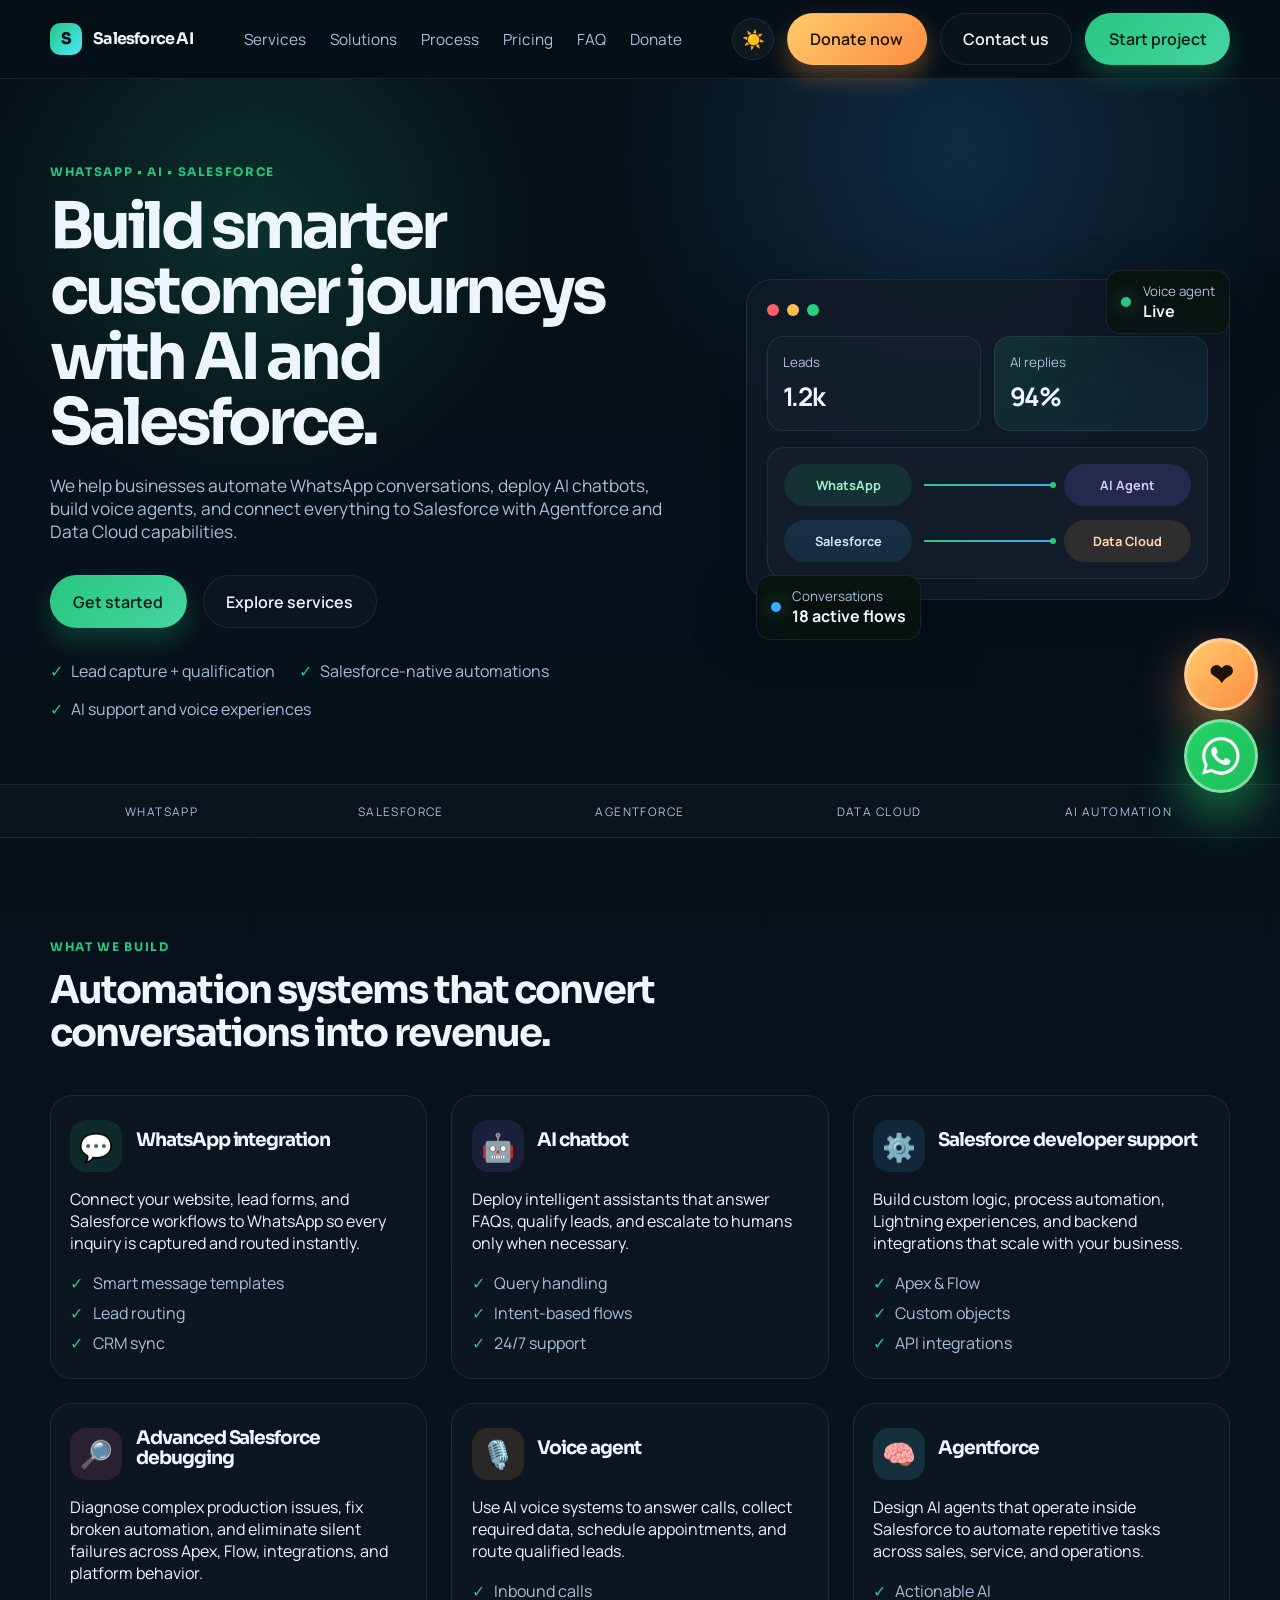
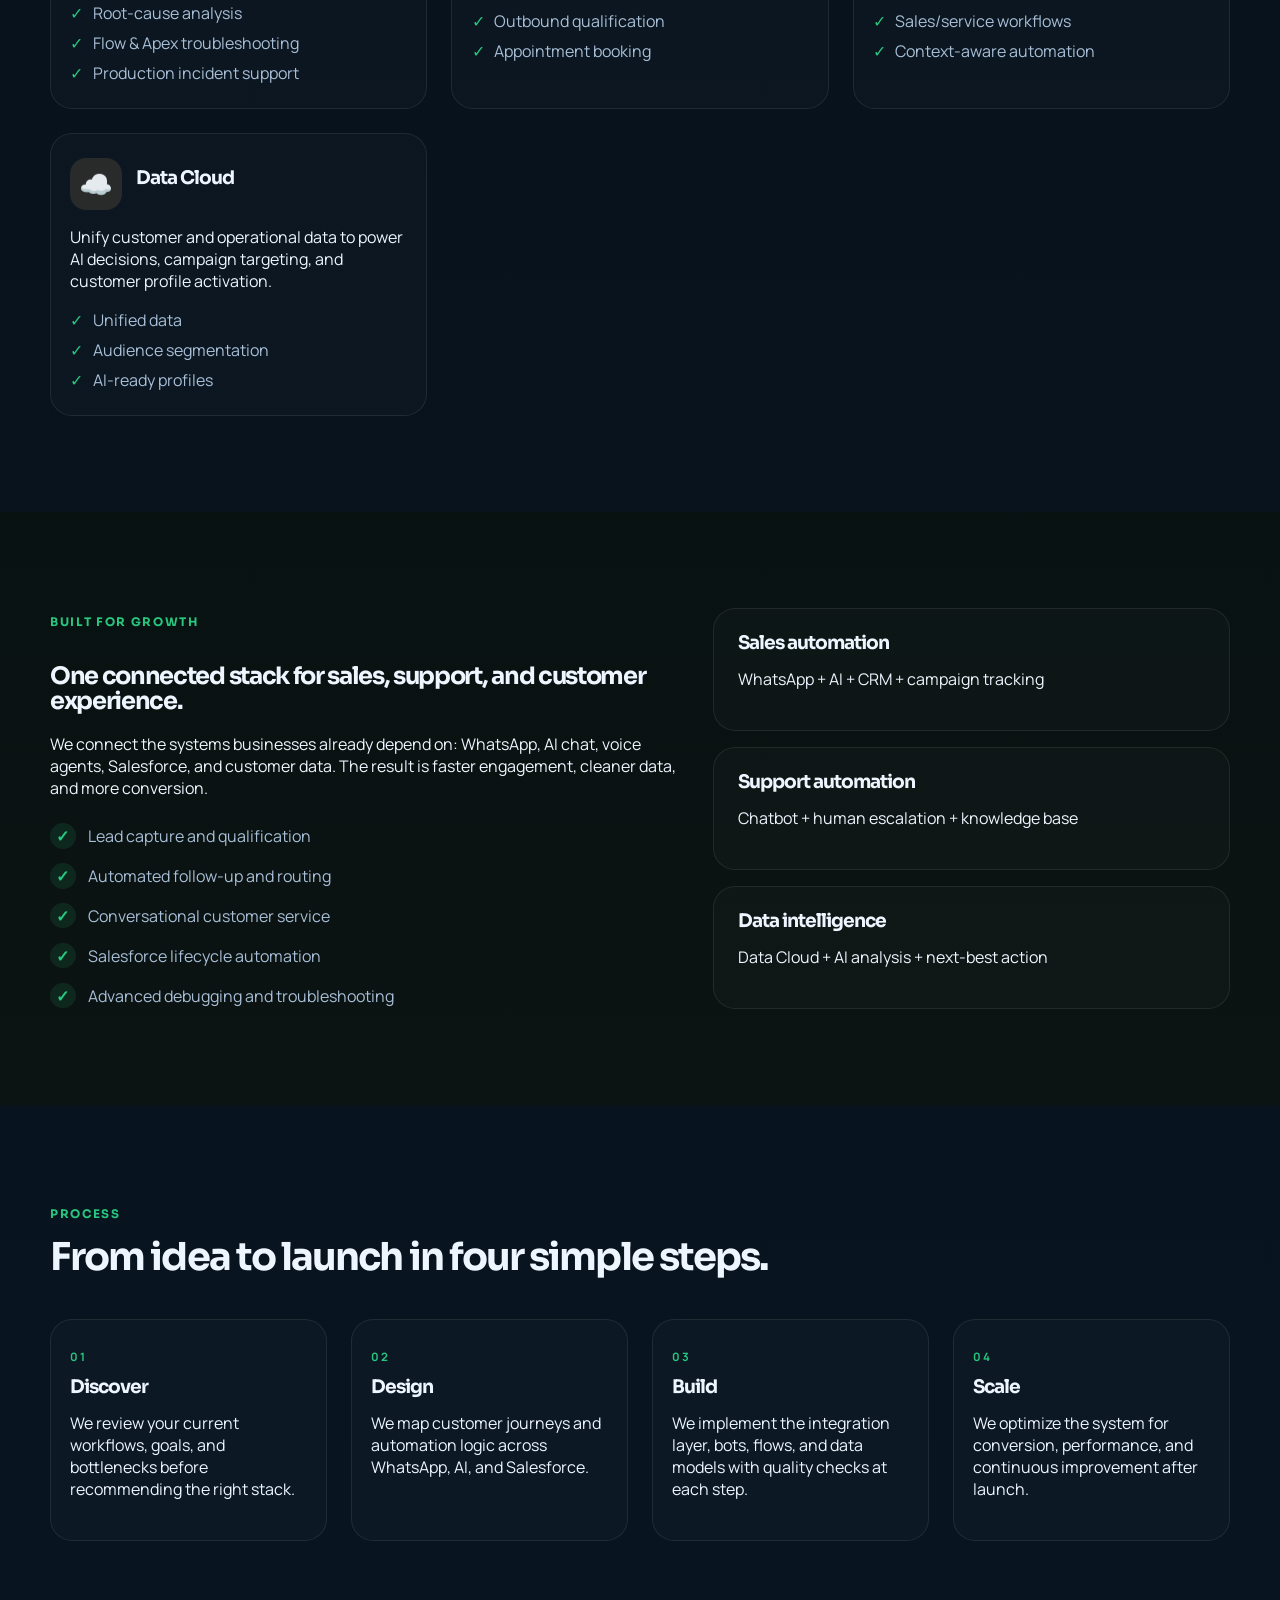
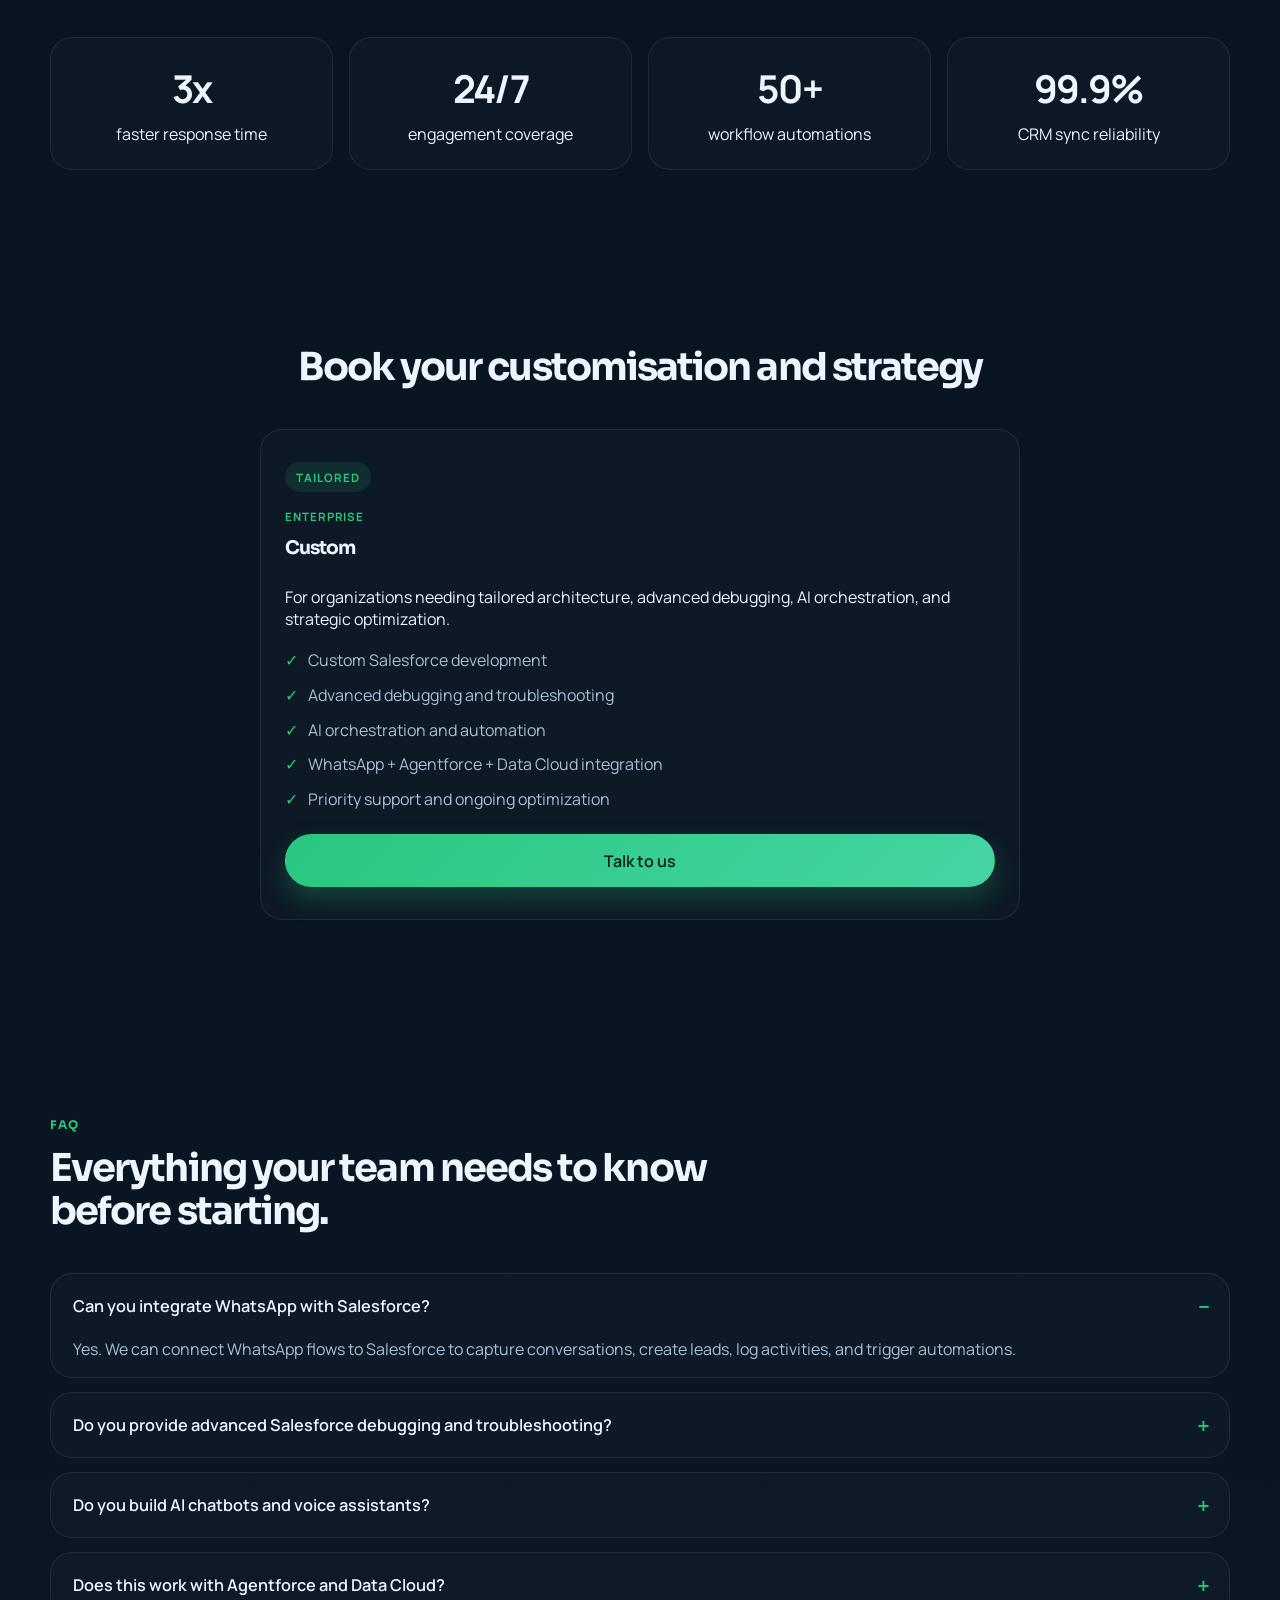
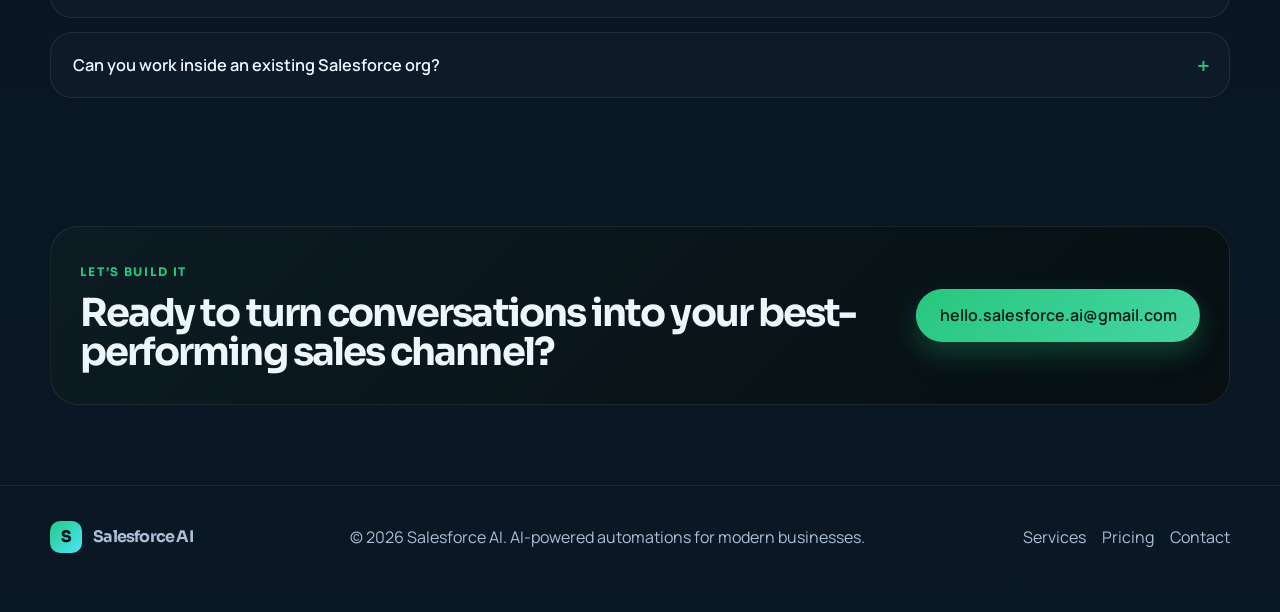
<file: index.html>
<!DOCTYPE html>
<html lang="en">
  <head>
    <meta charset="UTF-8" />
    <meta name="viewport" content="width=device-width, initial-scale=1.0" />
    <meta
      name="description"
      content="AI automation, WhatsApp integration, Salesforce consulting, voice agents, Agentforce, and Data Cloud solutions."
    />
    <title>Salesforce AI Agency | WhatsApp, AI, Voice & Automation</title>
    <link rel="preconnect" href="https://fonts.googleapis.com" />
    <link rel="preconnect" href="https://fonts.gstatic.com" crossorigin />
    <link
      href="https://fonts.googleapis.com/css2?family=Manrope:wght@400;500;600;700;800&family=Sora:wght@400;500;600;700;800&display=swap"
      rel="stylesheet"
    />
    <link rel="stylesheet" href="styles.css" />
  </head>
  <body>
    <header class="site-header">
      <div class="container nav-wrap">
        <a href="#top" class="brand" aria-label="Home">
          <span class="brand-mark">S</span>
          <span>Salesforce AI</span>
        </a>

        <nav class="main-nav" aria-label="Main navigation">
          <a href="#services">Services</a>
          <a href="#solutions">Solutions</a>
          <a href="#steps">Process</a>
          <a href="#pricing">Pricing</a>
          <a href="#faq">FAQ</a>
          <a href="donation.html">Donate</a>
        </nav>

        <div class="nav-actions">
          <button class="theme-toggle" type="button" aria-label="Toggle dark mode" aria-pressed="false">
            <span class="theme-toggle-icon">☀️</span>
          </button>
          <a href="donation.html" class="btn btn-primary donate-nav" aria-label="Donate now">Donate now</a>
          <a href="#contact" class="btn btn-ghost">Contact us</a>
          <button type="button" class="btn btn-primary" data-open-modal="projectModal">Start project</button>
        </div>

        <button class="menu-toggle" aria-label="Toggle menu" aria-expanded="false">
          <span></span>
          <span></span>
          <span></span>
        </button>
      </div>
    </header>

    <main id="top">
      <section class="hero">
        <div class="container hero-grid">
          <div class="hero-copy">
            <span class="eyebrow">WhatsApp • AI • Salesforce</span>
            <h1>Build smarter customer journeys with AI and Salesforce.</h1>
            <p class="lead">
              We help businesses automate WhatsApp conversations, deploy AI chatbots, build voice agents,
              and connect everything to Salesforce with Agentforce and Data Cloud capabilities.
            </p>

            <div class="hero-actions">
              <button type="button" class="btn btn-primary" data-open-modal="projectModal">Get started</button>
              <a href="#services" class="btn btn-secondary">Explore services</a>
            </div>

            <ul class="hero-points">
              <li>Lead capture + qualification</li>
              <li>Salesforce-native automations</li>
              <li>AI support and voice experiences</li>
            </ul>
          </div>

          <div class="hero-visual" aria-label="AI workflow dashboard preview">
            <div class="dashboard-card">
              <div class="window-header">
                <span></span>
                <span></span>
                <span></span>
              </div>

              <div class="metrics-row">
                <div class="metric-box">
                  <small>Leads</small>
                  <strong>1.2k</strong>
                </div>
                <div class="metric-box accent">
                  <small>AI replies</small>
                  <strong>94%</strong>
                </div>
              </div>

              <div class="workflow-card">
                <div class="flow-row">
                  <span class="chip green">WhatsApp</span>
                  <span class="flow-line"></span>
                  <span class="chip purple">AI Agent</span>
                </div>
                <div class="flow-row">
                  <span class="chip blue">Salesforce</span>
                  <span class="flow-line long"></span>
                  <span class="chip orange">Data Cloud</span>
                </div>
              </div>
            </div>

            <div class="floating-note top-right">
              <span class="dot"></span>
              <div>
                <small>Voice agent</small>
                <strong>Live</strong>
              </div>
            </div>

            <div class="floating-note bottom-left">
              <span class="dot green"></span>
              <div>
                <small>Conversations</small>
                <strong>18 active flows</strong>
              </div>
            </div>
          </div>
        </div>
      </section>

      <section class="logo-strip">
        <div class="container logo-row">
          <span>WhatsApp</span>
          <span>Salesforce</span>
          <span>Agentforce</span>
          <span>Data Cloud</span>
          <span>AI Automation</span>
        </div>
      </section>

      <section id="services" class="section">
        <div class="container">
          <div class="section-heading">
            <span class="eyebrow">What we build</span>
            <h2>Automation systems that convert conversations into revenue.</h2>
          </div>

          <div class="cards-grid three-up">
            <article class="info-card">
              <div class="service-header">
                <div class="icon-wrap green">💬</div>
                <h3>WhatsApp integration</h3>
              </div>
              <p>Connect your website, lead forms, and Salesforce workflows to WhatsApp so every inquiry is captured and routed instantly.</p>
              <ul>
                <li>Smart message templates</li>
                <li>Lead routing</li>
                <li>CRM sync</li>
              </ul>
            </article>

            <article class="info-card">
              <div class="service-header">
                <div class="icon-wrap purple">🤖</div>
                <h3>AI chatbot</h3>
              </div>
              <p>Deploy intelligent assistants that answer FAQs, qualify leads, and escalate to humans only when necessary.</p>
              <ul>
                <li>Query handling</li>
                <li>Intent-based flows</li>
                <li>24/7 support</li>
              </ul>
            </article>

            <article class="info-card">
              <div class="service-header">
                <div class="icon-wrap blue">⚙️</div>
                <h3>Salesforce developer support</h3>
              </div>
              <p>Build custom logic, process automation, Lightning experiences, and backend integrations that scale with your business.</p>
              <ul>
                <li>Apex & Flow</li>
                <li>Custom objects</li>
                <li>API integrations</li>
              </ul>
            </article>

            <article class="info-card">
              <div class="service-header">
                <div class="icon-wrap rose">🔎</div>
                <h3>Advanced Salesforce debugging</h3>
              </div>
              <p>Diagnose complex production issues, fix broken automation, and eliminate silent failures across Apex, Flow, integrations, and platform behavior.</p>
              <ul>
                <li>Root-cause analysis</li>
                <li>Flow & Apex troubleshooting</li>
                <li>Production incident support</li>
              </ul>
            </article>

            <article class="info-card">
              <div class="service-header">
                <div class="icon-wrap orange">🎙️</div>
                <h3>Voice agent</h3>
              </div>
              <p>Use AI voice systems to answer calls, collect required data, schedule appointments, and route qualified leads.</p>
              <ul>
                <li>Inbound calls</li>
                <li>Outbound qualification</li>
                <li>Appointment booking</li>
              </ul>
            </article>

            <article class="info-card">
              <div class="service-header">
                <div class="icon-wrap cyan">🧠</div>
                <h3>Agentforce</h3>
              </div>
              <p>Design AI agents that operate inside Salesforce to automate repetitive tasks across sales, service, and operations.</p>
              <ul>
                <li>Actionable AI</li>
                <li>Sales/service workflows</li>
                <li>Context-aware automation</li>
              </ul>
            </article>

            <article class="info-card">
              <div class="service-header">
                <div class="icon-wrap gold">☁️</div>
                <h3>Data Cloud</h3>
              </div>
              <p>Unify customer and operational data to power AI decisions, campaign targeting, and customer profile activation.</p>
              <ul>
                <li>Unified data</li>
                <li>Audience segmentation</li>
                <li>AI-ready profiles</li>
              </ul>
            </article>
          </div>
        </div>
      </section>

      <section id="solutions" class="section dark-surface">
        <div class="container split-block">
          <div>
            <span class="eyebrow">Built for growth</span>
            <h2>One connected stack for sales, support, and customer experience.</h2>
            <p>
              We connect the systems businesses already depend on: WhatsApp, AI chat, voice agents, Salesforce, and customer data. The result is faster engagement, cleaner data, and more conversion.
            </p>

            <div class="check-list">
              <div><span>✓</span> Lead capture and qualification</div>
              <div><span>✓</span> Automated follow-up and routing</div>
              <div><span>✓</span> Conversational customer service</div>
              <div><span>✓</span> Salesforce lifecycle automation</div>
              <div><span>✓</span> Advanced debugging and troubleshooting</div>
            </div>
          </div>

          <div class="vertical-panels">
            <div class="panel-box">
              <h3>Sales automation</h3>
              <p>WhatsApp + AI + CRM + campaign tracking</p>
            </div>
            <div class="panel-box">
              <h3>Support automation</h3>
              <p>Chatbot + human escalation + knowledge base</p>
            </div>
            <div class="panel-box">
              <h3>Data intelligence</h3>
              <p>Data Cloud + AI analysis + next-best action</p>
            </div>
          </div>
        </div>
      </section>

      <section id="steps" class="section">
        <div class="container">
          <div class="section-heading">
            <span class="eyebrow">Process</span>
            <h2>From idea to launch in four simple steps.</h2>
          </div>

          <div class="steps-grid">
            <div class="step-card">
              <span class="step-number">01</span>
              <h3>Discover</h3>
              <p>We review your current workflows, goals, and bottlenecks before recommending the right stack.</p>
            </div>
            <div class="step-card">
              <span class="step-number">02</span>
              <h3>Design</h3>
              <p>We map customer journeys and automation logic across WhatsApp, AI, and Salesforce.</p>
            </div>
            <div class="step-card">
              <span class="step-number">03</span>
              <h3>Build</h3>
              <p>We implement the integration layer, bots, flows, and data models with quality checks at each step.</p>
            </div>
            <div class="step-card">
              <span class="step-number">04</span>
              <h3>Scale</h3>
              <p>We optimize the system for conversion, performance, and continuous improvement after launch.</p>
            </div>
          </div>
        </div>
      </section>

      <section class="stats-section">
        <div class="container stats-grid">
          <div class="stat-box">
            <strong>3x</strong>
            <span>faster response time</span>
          </div>
          <div class="stat-box">
            <strong>24/7</strong>
            <span>engagement coverage</span>
          </div>
          <div class="stat-box">
            <strong>50+</strong>
            <span>workflow automations</span>
          </div>
          <div class="stat-box">
            <strong>99.9%</strong>
            <span>CRM sync reliability</span>
          </div>
        </div>
      </section>

      <section id="pricing" class="section">
        <div class="container">
          <div class="section-heading centered pricing-title">
            <h2>Book your customisation and strategy</h2>
          </div>

          <div class="pricing-grid single-plan">
            <article class="price-card featured">
              <span class="badge">Tailored</span>
              <span class="price-tag">Enterprise</span>
              <h3>Custom</h3>
              <p>For organizations needing tailored architecture, advanced debugging, AI orchestration, and strategic optimization.</p>
              <ul>
                <li>Custom Salesforce development</li>
                <li>Advanced debugging and troubleshooting</li>
                <li>AI orchestration and automation</li>
                <li>WhatsApp + Agentforce + Data Cloud integration</li>
                <li>Priority support and ongoing optimization</li>
              </ul>
              <a href="#contact" class="btn btn-primary" data-open-modal="projectModal">Talk to us</a>
            </article>
          </div>
        </div>
      </section>

      <section id="faq" class="section faq-section">
        <div class="container faq-wrap">
          <div class="section-heading">
            <span class="eyebrow">FAQ</span>
            <h2>Everything your team needs to know before starting.</h2>
          </div>

          <div class="faq-list">
            <div class="faq-item active">
              <button class="faq-question" type="button">Can you integrate WhatsApp with Salesforce?</button>
              <div class="faq-answer">
                <p>Yes. We can connect WhatsApp flows to Salesforce to capture conversations, create leads, log activities, and trigger automations.</p>
              </div>
            </div>

            <div class="faq-item">
              <button class="faq-question" type="button">Do you provide advanced Salesforce debugging and troubleshooting?</button>
              <div class="faq-answer">
                <p>Yes. We investigate complex Salesforce issues in Apex, Flow, integrations, automation, and deployment failures to find the underlying cause and stabilize production environments.</p>
              </div>
            </div>

            <div class="faq-item">
              <button class="faq-question" type="button">Do you build AI chatbots and voice assistants?</button>
              <div class="faq-answer">
                <p>Yes. We design and deploy chatbot and voice agent experiences that work for lead qualification, support, and scheduling.</p>
              </div>
            </div>

            <div class="faq-item">
              <button class="faq-question" type="button">Does this work with Agentforce and Data Cloud?</button>
              <div class="faq-answer">
                <p>Absolutely. We can create Agentforce-driven workflows and connect them with Data Cloud to improve customer context and AI actions.</p>
              </div>
            </div>

            <div class="faq-item">
              <button class="faq-question" type="button">Can you work inside an existing Salesforce org?</button>
              <div class="faq-answer">
                <p>Yes. We can integrate into current Salesforce architecture, optimize existing automations, and scale the solution without disrupting work.</p>
              </div>
            </div>
          </div>
        </div>
      </section>

      <section id="contact" class="cta-section">
        <div class="container cta-box">
          <div>
            <span class="eyebrow">Let’s build it</span>
            <h2>Ready to turn conversations into your best-performing sales channel?</h2>
          </div>
          <div class="cta-actions">
            <a href="mailto:hello.salesforce.ai@gmail.com" class="btn btn-primary">hello.salesforce.ai@gmail.com</a>
          </div>
        </div>
      </section>
    </main>

    <footer class="site-footer">
      <div class="container footer-wrap">
        <div class="brand small">
          <span class="brand-mark">S</span>
          <span>Salesforce AI</span>
        </div>
        <p>© 2026 Salesforce AI. AI-powered automations for modern businesses.</p>
        <div class="footer-links">
          <a href="#services">Services</a>
          <a href="#pricing">Pricing</a>
          <a href="#contact">Contact</a>
        </div>
      </div>
    </footer>

    <div class="modal-backdrop" id="projectModal" aria-hidden="true">
      <div class="modal-panel" role="dialog" aria-modal="true" aria-labelledby="projectModalTitle">
        <button class="modal-close" type="button" aria-label="Close project form">×</button>

        <div class="modal-header">
          <span class="eyebrow">Start your project</span>
          <h3 id="projectModalTitle">Tell us about your project</h3>
        </div>

        <form
          id="projectForm"
          class="project-form"
          action="https://formsubmit.co/hello.salesforce.ai@gmail.com"
          method="POST"
          accept-charset="UTF-8"
        >
          <input type="hidden" name="_subject" value="New project inquiry from Salesforce AI website" />
          <input type="hidden" name="_captcha" value="false" />
          <input type="hidden" name="_template" value="table" />

          <div class="form-grid">
            <label>
              Full name
              <input type="text" name="name" placeholder="Your name" required />
            </label>

            <label>
              Email address
              <input type="email" name="email" placeholder="you@example.com" required />
            </label>

            <label>
              Company
              <input type="text" name="company" placeholder="Your company" />
            </label>

            <label>
              Project type
              <select name="projectType">
                <option value="WhatsApp Integration">WhatsApp Integration</option>
                <option value="AI Chatbot">AI Chatbot</option>
                <option value="Salesforce Development">Salesforce Development</option>
                <option value="Voice Agent">Voice Agent</option>
                <option value="Agentforce">Agentforce</option>
                <option value="Data Cloud">Data Cloud</option>
                <option value="Advanced Salesforce Debugging">Advanced Salesforce Debugging</option>
              </select>
            </label>

            <label>
              Timeline
              <input type="text" name="timeline" placeholder="e.g. 4-6 weeks" />
            </label>

            <label>
              Budget range
              <input type="text" name="budget" placeholder="e.g. $5,000 - $20,000" />
            </label>
          </div>

          <label>
            Tell us about the project
            <textarea name="details" rows="5" placeholder="Describe your goals, challenges, systems involved, and what success looks like." required></textarea>
          </label>

          <button type="submit" class="btn btn-primary modal-submit">Send project request</button>
          <p class="form-success" id="projectFormSuccess">Thanks! Your project details have been received. We’ll be in touch soon.</p>
        </form>
      </div>
    </div>

    <button class="scroll-top" type="button" aria-label="Scroll to top">↑</button>

    <a
      class="donate-float"
      href="donation.html"
      aria-label="Donate now"
    >
      ❤
    </a>

    <a
      class="whatsapp-float"
      href="https://wa.me/917355907629?text=Hi%20Salesforce%20AI%20team%2C%20I%20want%20to%20discuss%20my%20project."
      target="_blank"
      rel="noopener noreferrer"
      aria-label="Chat on WhatsApp"
    >
      <svg viewBox="0 0 24 24" aria-hidden="true" focusable="false">
        <path d="M20.52 3.48A11.9 11.9 0 0 0 12.04 0C5.48 0 .11 5.38.11 12.06c0 2.12.55 4.18 1.6 5.98L0 24l6.13-1.6a11.96 11.96 0 0 0 5.9 1.8h.01c6.56 0 11.93-5.38 11.93-12.05 0-3.22-1.25-6.24-3.46-8.67ZM12.04 21.9c-1.9 0-3.76-.5-5.39-1.46l-.39-.23-3.63.95 1-3.53-.25-.39A9.9 9.9 0 0 1 2.1 12.06c0-5.48 4.47-9.95 9.94-9.95 2.66 0 5.15 1.04 7.04 2.92a10.04 10.04 0 0 1 2.92 7.03c0 5.47-4.47 9.94-9.94 9.94Zm5.44-7.46c-.3-.15-1.78-.87-2.05-.97-.28-.1-.48-.15-.68.15-.2.3-.77.97-.95 1.17-.18.2-.35.22-.65.08-.3-.15-1.27-.47-2.41-1.49-.89-.79-1.49-1.77-1.67-2.07-.17-.3-.02-.46.14-.61.14-.14.3-.35.45-.52.15-.17.2-.3.3-.5.1-.2.05-.37-.03-.52-.08-.15-.68-1.64-.94-2.24-.24-.58-.49-.5-.68-.51l-.57-.01c-.2 0-.52.07-.8.37-.28.3-1.07 1.05-1.07 2.57s1.1 2.97 1.25 3.17c.15.2 2.12 3.24 5.12 4.54.72.31 1.28.5 1.72.64.72.23 1.38.2 1.9.12.58-.09 1.78-.72 2.03-1.42.26-.7.26-1.3.18-1.42-.08-.12-.28-.2-.58-.35Z"/>
      </svg>
    </a>

    <script src="script.js"></script>
  </body>
</html>
</file>
<file: styles.css>
:root {
  --bg: #07121d;
  --bg-soft: #0c1b2d;
  --panel: rgba(16, 26, 39, 0.9);
  --panel-strong: #111f2f;
  --card: rgba(255, 255, 255, 0.02);
  --text: #edf5ff;
  --muted: #a8bfd7;
  --primary: #28c77f;
  --primary-strong: #1ab96b;
  --blue: #3ca8ff;
  --purple: #8a6bff;
  --orange: #ffab5c;
  --gold: #f6c76d;
  --aqua: #4ae8ff;
  --border: rgba(255, 255, 255, 0.08);
  --shadow: 0 24px 60px rgba(2, 8, 15, 0.35);
}

body.light-mode {
  --bg: #edf5f2;
  --bg-soft: #f6faf8;
  --panel: rgba(255, 255, 255, 0.9);
  --panel-strong: #f8fbfa;
  --card: rgba(255, 255, 255, 0.8);
  --text: #13231d;
  --muted: #49615a;
  --primary: #18b584;
  --primary-strong: #149a6f;
  --blue: #2e96db;
  --purple: #6f5fe0;
  --orange: #d88a32;
  --gold: #c79532;
  --aqua: #23b7d9;
  --border: rgba(19, 35, 29, 0.09);
  --shadow: 0 18px 40px rgba(17, 33, 27, 0.1);
}

* { box-sizing: border-box; }

html { scroll-behavior: smooth; }

body {
  margin: 0;
  font-family: "Manrope", "Segoe UI", sans-serif;
  letter-spacing: 0;
  background: linear-gradient(180deg, #061019 0%, #0a1724 100%);
  color: var(--text);
  transition: background 0.25s ease, color 0.25s ease;
  text-rendering: optimizeLegibility;
}

h1, h2, h3, h4, .brand, .eyebrow {
  font-family: "Sora", "Manrope", sans-serif;
  letter-spacing: -0.055em;
  line-height: 1.02;
  font-weight: 700;
}

body.light-mode {
  background: linear-gradient(180deg, #f7f4ee 0%, #f1efe8 100%);
}

img { max-width: 100%; display: block; }

a { color: inherit; text-decoration: none; }

button { font: inherit; }

.container {
  width: min(1180px, calc(100% - 2rem));
  margin: 0 auto;
}

.site-header {
  position: sticky;
  top: 0;
  z-index: 50;
  background: rgba(6, 16, 25, 0.7);
  backdrop-filter: blur(18px);
  border-bottom: 1px solid var(--border);
}

body.light-mode .site-header {
  background: rgba(255, 255, 255, 0.72);
}

.nav-wrap {
  min-height: 78px;
  display: flex;
  align-items: center;
  justify-content: space-between;
  gap: 1rem;
  flex-wrap: wrap;
}

.brand {
  display: inline-flex;
  align-items: center;
  gap: 0.7rem;
  font-weight: 700;
  letter-spacing: -0.05em;
}

.brand-mark {
  display: inline-grid;
  place-items: center;
  width: 2rem;
  height: 2rem;
  border-radius: 10px;
  color: #05151f;
  background: linear-gradient(135deg, var(--primary), var(--aqua));
  font-weight: 800;
}

.main-nav {
  display: flex;
  align-items: center;
  gap: 1.5rem;
  color: var(--muted);
  font-size: 0.96rem;
}

.main-nav a:hover { color: var(--text); }

.nav-actions {
  display: flex;
  align-items: center;
  gap: 0.8rem;
  flex-wrap: wrap;
}

.theme-toggle {
  width: 42px;
  height: 42px;
  border-radius: 50%;
  border: 1px solid var(--border);
  background: rgba(255, 255, 255, 0.04);
  color: var(--text);
  display: grid;
  place-items: center;
  cursor: pointer;
  transition: transform 0.2s ease, border-color 0.2s ease, background 0.2s ease;
}

.theme-toggle:hover {
  transform: translateY(-1px);
}

.theme-toggle-icon {
  font-size: 1.15rem;
  line-height: 1;
}

.donate-nav {
  white-space: nowrap;
  padding-inline: 1.2rem;
  background: linear-gradient(135deg, #ffcb6b, #ff8c42);
  color: #1f1208;
  box-shadow: 0 12px 24px rgba(255, 166, 72, 0.32);
}

.donate-nav:hover {
  box-shadow: 0 18px 32px rgba(255, 166, 72, 0.42);
}

body.light-mode .theme-toggle {
  background: rgba(255, 255, 255, 0.8);
  border-color: rgba(19, 35, 29, 0.09);
}

.donation-page {
  padding: 5rem 0 4rem;
}

.donation-hero {
  padding: 4rem 0 2rem;
}

.donation-shell {
  display: grid;
  grid-template-columns: 1.2fr 1fr;
  gap: 2rem;
  align-items: center;
}

.donation-copy h1 {
  margin: 0.5rem 0 1rem;
  font-size: clamp(2.8rem, 5vw, 4.6rem);
  max-width: 560px;
}

.donation-copy p {
  max-width: 560px;
  color: var(--muted);
  font-size: 1.08rem;
  line-height: 1.7;
}

.donation-actions {
  display: flex;
  flex-wrap: wrap;
  gap: 1rem;
  margin-top: 1.8rem;
}

.impact-strip {
  display: grid;
  grid-template-columns: repeat(3, minmax(0, 1fr));
  gap: 0.8rem;
  margin-top: 2rem;
}

.impact-strip div {
  background: rgba(255,255,255,0.03);
  border: 1px solid var(--border);
  border-radius: 16px;
  padding: 0.85rem 0.8rem;
  display: grid;
  gap: 0.2rem;
}

.impact-strip strong {
  font-size: 1.2rem;
  color: var(--text);
}

.impact-strip span {
  color: var(--muted);
  font-size: 0.8rem;
}

.donation-visual {
  position: relative;
  overflow: hidden;
  border-radius: 28px;
  border: 1px solid var(--border);
  box-shadow: var(--shadow);
  min-height: 520px;
  background: #111;
  display: grid;
  gap: 0.8rem;
}

.donor-visual-stack {
  grid-template-rows: 1fr 1fr;
}

.donation-visual img {
  width: 100%;
  height: 100%;
  object-fit: cover;
  object-position: center center;
  display: block;
  border-radius: 20px;
  filter: saturate(1.1) contrast(1.08);
}

.donation-card {
  background: rgba(255,255,255,0.02);
  border: 1px solid var(--border);
  border-radius: 28px;
  padding: 1.5rem 1.2rem;
  box-shadow: var(--shadow);
}

.qr-box {
  display: grid;
  place-items: center;
  padding: 1rem;
  border-radius: 22px;
  background: linear-gradient(135deg, rgba(255,255,255,0.06), rgba(255,255,255,0.02));
  border: 1px solid var(--border);
  cursor: pointer;
  transition: transform 0.2s ease, border-color 0.2s ease, box-shadow 0.2s ease;
}

.qr-box:hover,
.qr-box:focus-visible {
  transform: translateY(-2px);
  border-color: rgba(40, 199, 127, 0.45);
  box-shadow: 0 14px 22px rgba(40, 199, 127, 0.12);
  outline: none;
}

.qr-box img {
  width: min(220px, 72%);
  aspect-ratio: 1;
  object-fit: contain;
  border-radius: 18px;
  background: white;
  padding: 0.6rem;
  pointer-events: none;
}

.upi-block {
  margin-top: 1.25rem;
  text-align: center;
}

.upi-block .label {
  display: block;
  color: var(--muted);
  font-size: 0.72rem;
  text-transform: uppercase;
  letter-spacing: 0.12em;
  margin-bottom: 0.4rem;
}

.upi-block strong {
  font-size: clamp(1.3rem, 2vw, 2rem);
  letter-spacing: -0.04em;
}

.donation-note {
  margin: 1rem 0 0;
  text-align: center;
  color: var(--muted);
  line-height: 1.7;
}

.small-brand {
  display: inline-flex;
}

.why-matters {
  padding-top: 1rem;
  padding-bottom: 5rem;
}

.matters-grid {
  display: grid;
  grid-template-columns: repeat(3, minmax(0, 1fr));
  gap: 1.5rem;
  margin-top: 2rem;
}

.matter-card {
  background: rgba(255,255,255,0.02);
  border: 1px solid var(--border);
  border-radius: 22px;
  padding: 1.5rem 1.2rem;
}

.matter-icon {
  width: 3.2rem;
  height: 3.2rem;
  border-radius: 16px;
  display: grid;
  place-items: center;
  background: rgba(40, 199, 127, 0.12);
  font-size: 1.5rem;
  margin-bottom: 1rem;
}

.matter-card h3 {
  margin: 0 0 0.7rem;
}

.matter-card p {
  margin: 0;
  color: var(--muted);
  line-height: 1.7;
}

.gallery-strip {
  padding: 0.5rem 0 1rem;
}

.photo-gallery {
  display: grid;
  grid-template-columns: repeat(4, minmax(0, 1fr));
  gap: 1rem;
  margin-top: 2rem;
}

.photo-gallery img {
  width: 100%;
  height: 250px;
  object-fit: cover;
  border-radius: 20px;
  border: 1px solid var(--border);
  box-shadow: var(--shadow);
}

.donation-wallets {
  padding-top: 1rem;
}

.wallet-grid {
  display: grid;
  grid-template-columns: repeat(3, minmax(0, 1fr));
  gap: 1.5rem;
  margin-top: 2rem;
}

.wallet-card {
  background: rgba(255, 255, 255, 0.02);
  border: 1px solid var(--border);
  border-radius: 24px;
  padding: 1.1rem 1rem 1.25rem;
  box-shadow: var(--shadow);
}

.wallet-brand {
  display: inline-flex;
  align-items: center;
  gap: 0.45rem;
  width: fit-content;
  max-width: 100%;
  padding: 0.38rem 0.7rem 0.38rem 0.42rem;
  border-radius: 999px;
  margin-bottom: 0.8rem;
  border: 1px solid transparent;
  font-size: 0.68rem;
  font-weight: 800;
  letter-spacing: 0.08em;
  text-transform: uppercase;
}

.wallet-brand.google {
  background: rgba(40, 199, 127, 0.14);
  border-color: rgba(40, 199, 127, 0.2);
  color: #8ef0bd;
}

.wallet-brand.phonepe {
  background: rgba(255, 116, 154, 0.12);
  border-color: rgba(255, 116, 154, 0.2);
  color: #ff9ac5;
}

.wallet-brand.paytm {
  background: rgba(59, 130, 246, 0.12);
  border-color: rgba(59, 130, 246, 0.2);
  color: #9ec0ff;
}

.wallet-logo,
.choice-icon {
  display: inline-grid;
  place-items: center;
  width: 1.2rem;
  height: 1.2rem;
  border-radius: 50%;
  flex-shrink: 0;
  background: rgba(255, 255, 255, 0.08);
  overflow: hidden;
}

.wallet-logo img,
.choice-icon img {
  width: 1.2rem;
  height: 1.2rem;
  display: block;
  object-fit: contain;
}

.wallet-name {
  line-height: 1;
  white-space: nowrap;
  font-size: 0.62rem;
}

.wallet-brand.google .wallet-logo,
.choice-icon.google {
  background: rgba(26, 115, 232, 0.14);
}

.wallet-brand.phonepe .wallet-logo,
.choice-icon.phonepe {
  background: rgba(103, 57, 214, 0.12);
}

.wallet-brand.paytm .wallet-logo,
.choice-icon.paytm {
  background: rgba(0, 185, 245, 0.12);
}

.wallet-name {
  line-height: 1;
}

.amount-picker {
  margin-top: 1.2rem;
}

.amount-picker .label {
  display: block;
  margin-bottom: 0.75rem;
  color: var(--muted);
  font-size: 0.72rem;
  text-transform: uppercase;
  letter-spacing: 0.12em;
  text-align: center;
}

.amount-grid {
  display: grid;
  grid-template-columns: repeat(3, minmax(0, 1fr));
  gap: 0.7rem;
}

.amount-btn {
  appearance: none;
  border: 1px solid var(--border);
  background: rgba(255, 255, 255, 0.02);
  color: var(--text);
  border-radius: 999px;
  padding: 0.82rem 0.7rem;
  font: inherit;
  font-weight: 700;
  cursor: pointer;
  transition: transform 0.2s ease, border-color 0.2s ease, box-shadow 0.2s ease;
}

.amount-btn:hover {
  transform: translateY(-1px);
  border-color: rgba(40, 199, 127, 0.4);
  box-shadow: 0 12px 20px rgba(40, 199, 127, 0.12);
}

.amount-btn:focus-visible {
  outline: 2px solid rgba(40, 199, 127, 0.7);
  outline-offset: 2px;
}

.payment-toast {
  position: fixed;
  left: 50%;
  bottom: 1.2rem;
  transform: translateX(-50%) translateY(20px);
  background: rgba(12, 18, 22, 0.94);
  color: #fff;
  border: 1px solid rgba(255, 255, 255, 0.08);
  border-radius: 999px;
  padding: 0.8rem 1.1rem;
  box-shadow: 0 18px 42px rgba(0, 0, 0, 0.24);
  opacity: 0;
  pointer-events: none;
  transition: opacity 0.2s ease, transform 0.2s ease;
  z-index: 200;
  max-width: min(90vw, 500px);
  text-align: center;
}

.payment-toast.visible {
  opacity: 1;
  transform: translateX(-50%) translateY(0);
}

.wallet-chooser-backdrop {
  position: fixed;
  inset: 0;
  display: grid;
  place-items: center;
  background: rgba(5, 12, 16, 0.74);
  opacity: 0;
  visibility: hidden;
  transition: opacity 0.2s ease, visibility 0.2s ease;
  z-index: 120;
}

.wallet-chooser-backdrop.is-open {
  opacity: 1;
  visibility: visible;
}

.wallet-chooser-panel {
  width: min(520px, calc(100% - 1.5rem));
  background: var(--panel-strong);
  border: 1px solid var(--border);
  border-radius: 26px;
  box-shadow: var(--shadow);
  padding: 1.5rem 1.25rem 1.1rem;
  position: relative;
}

.wallet-chooser-close {
  position: absolute;
  top: 0.8rem;
  right: 0.8rem;
  width: 2.2rem;
  height: 2.2rem;
  border: none;
  border-radius: 50%;
  background: rgba(255,255,255,0.04);
  color: var(--text);
  font-size: 1.75rem;
  line-height: 1;
  cursor: pointer;
}

.wallet-chooser-panel h3 {
  margin: 0.35rem 0 1.2rem;
  font-size: clamp(1.8rem, 4vw, 2.5rem);
  letter-spacing: -0.05em;
}

.wallet-chooser-grid {
  display: grid;
  grid-template-columns: repeat(3, minmax(0, 1fr));
  gap: 0.8rem;
}

.wallet-choice-btn {
  display: grid;
  justify-items: center;
  align-content: center;
  gap: 0.7rem;
  min-height: 110px;
  border: 1px solid var(--border);
  border-radius: 20px;
  background: rgba(255,255,255,0.02);
  color: var(--text);
  padding: 1rem 0.7rem;
  cursor: pointer;
  font: inherit;
  font-weight: 700;
  transition: transform 0.2s ease, border-color 0.2s ease, box-shadow 0.2s ease;
}

.wallet-choice-btn:hover,
.wallet-choice-btn:focus-visible {
  transform: translateY(-2px);
  border-color: rgba(40, 199, 127, 0.4);
  box-shadow: 0 14px 24px rgba(40, 199, 127, 0.12);
  outline: none;
}

.choice-icon {
  display: grid;
  place-items: center;
  width: 2.8rem;
  height: 2.8rem;
  border-radius: 50%;
  font-size: 1.1rem;
  font-weight: 800;
}

.choice-icon.google {
  background: rgba(40, 199, 127, 0.15);
  color: #8ef0bd;
}

.choice-icon.phonepe {
  background: rgba(255, 116, 154, 0.12);
  color: #ff9ac5;
}

.choice-icon.paytm {
  background: rgba(59, 130, 246, 0.12);
  color: #9ec0ff;
}

@media (max-width: 900px) {
  .donation-shell {
    grid-template-columns: 1fr;
  }

  .donation-visual {
    min-height: 320px;
  }

  .matters-grid,
  .photo-gallery,
  .wallet-grid,
  .amount-grid {
    grid-template-columns: 1fr;
  }

  .wallet-brand {
    display: inline-flex;
    justify-content: center;
    gap: 0.38rem;
    padding: 0.28rem 0.5rem;
    max-width: 100%;
  }

  .wallet-logo,
  .wallet-logo img {
    width: 0.95rem;
    height: 0.95rem;
  }

  .wallet-name {
    font-size: 0.52rem;
    letter-spacing: 0.04em;
  }

  .wallet-chooser-panel {
    width: min(94vw, 420px);
    padding: 1.2rem 0.9rem 0.9rem;
  }

  .wallet-chooser-grid {
    grid-template-columns: 1fr;
    gap: 0.7rem;
  }

  .wallet-choice-btn {
    min-height: 74px;
    grid-template-columns: auto 1fr;
    justify-items: start;
    align-items: center;
    text-align: left;
    gap: 0.8rem;
    padding: 0.8rem 0.9rem;
  }

  .choice-icon {
    width: 2.7rem;
    height: 2.7rem;
  }
}

.btn {
  display: inline-flex;
  align-items: center;
  justify-content: center;
  padding: 0.9rem 1.4rem;
  border-radius: 999px;
  font-weight: 600;
  transition: transform 0.2s ease, box-shadow 0.2s ease;
  border: 1px solid transparent;
  cursor: pointer;
  font-family: inherit;
}

button.btn {
  appearance: none;
  -webkit-appearance: none;
}

.btn:hover { transform: translateY(-2px); }

.btn-primary {
  background: linear-gradient(135deg, var(--primary), #45d5a3);
  color: #071d17;
  box-shadow: 0 12px 26px rgba(40, 199, 127, 0.25);
}

.btn.donate-nav {
  background: linear-gradient(135deg, #ffcb6b, #ff8c42);
  color: #1f1208;
  border-color: transparent;
  box-shadow: 0 12px 24px rgba(255, 166, 72, 0.32);
}

.btn.donate-nav:hover {
  box-shadow: 0 18px 32px rgba(255, 166, 72, 0.42);
}

.btn-secondary,
.btn-ghost {
  background: rgba(255, 255, 255, 0.02);
  border-color: rgba(255, 255, 255, 0.08);
  color: var(--text);
}

body.light-mode .btn-secondary,
body.light-mode .btn-ghost {
  background: rgba(255, 255, 255, 0.7);
  border-color: rgba(19, 35, 29, 0.1);
  color: var(--text);
}

body.light-mode .info-card,
body.light-mode .step-card,
body.light-mode .panel-box,
body.light-mode .price-card,
body.light-mode .faq-item,
body.light-mode .stat-box,
body.light-mode .dashboard-card,
body.light-mode .metric-box,
body.light-mode .workflow-card,
body.light-mode .floating-note,
body.light-mode .cta-box,
body.light-mode .modal-panel {
  background: rgba(255, 255, 255, 0.98);
  border-color: rgba(19, 35, 29, 0.08);
  box-shadow: var(--shadow);
}

body.light-mode .dark-surface,
body.light-mode .logo-strip,
body.light-mode .site-footer,
body.light-mode .modal-backdrop {
  background: rgba(255, 255, 255, 0.74);
}

body.light-mode .logo-row span {
  color: rgba(19, 35, 29, 0.7);
}

body.light-mode .project-form input,
body.light-mode .project-form select,
body.light-mode .project-form textarea {
  background: rgba(255, 255, 255, 0.82);
  border-color: rgba(19, 35, 29, 0.1);
  color: var(--text);
}

body.light-mode .main-nav,
body.light-mode .hero-points,
body.light-mode .check-list,
body.light-mode .info-card p,
body.light-mode .step-card p,
body.light-mode .panel-box p,
body.light-mode .price-card p,
body.light-mode .faq-answer p,
body.light-mode .lead,
body.light-mode .section-heading h2,
body.light-mode .stat-box span,
body.light-mode .site-footer p,
body.light-mode .project-form label,
body.light-mode .project-form textarea,
body.light-mode .project-form input,
body.light-mode .project-form select {
  color: var(--text);
}

body.light-mode .site-footer {
  background: rgba(255, 255, 255, 0.78);
}

body.light-mode .modal-backdrop {
  background: rgba(17, 33, 27, 0.18);
}

.menu-toggle {
  display: none;
  background: transparent;
  border: none;
  padding: 0.3rem;
  cursor: pointer;
}

.menu-toggle span {
  display: block;
  width: 1.6rem;
  height: 2px;
  background: var(--text);
  margin: 0.2rem 0;
  border-radius: 99px;
}

.hero {
  position: relative;
  padding: 5rem 0 4rem;
  overflow: hidden;
}

.hero::before {
  content: "";
  position: absolute;
  inset: 0;
  background: radial-gradient(circle at 20% 20%, rgba(40, 199, 127, 0.18), transparent 24%),
              radial-gradient(circle at 75% 10%, rgba(60, 168, 255, 0.18), transparent 30%);
  pointer-events: none;
}

.hero-grid {
  position: relative;
  z-index: 1;
  display: grid;
  grid-template-columns: 1.15fr 0.85fr;
  align-items: center;
  gap: 2.5rem;
}

.eyebrow {
  display: inline-block;
  margin-bottom: 1rem;
  color: var(--primary);
  letter-spacing: 0.14em;
  text-transform: uppercase;
  font-size: 0.74rem;
  font-weight: 700;
}

.hero-copy h1 {
  max-width: 620px;
  margin: 0 0 1.2rem;
  font-size: clamp(2.8rem, 5vw, 5rem);
  line-height: 1.02;
  letter-spacing: -0.06em;
}

.lead {
  max-width: 620px;
  color: var(--muted);
  font-size: 1.08rem;
}

.hero-actions {
  display: flex;
  flex-wrap: wrap;
  gap: 1rem;
  margin-top: 2rem;
}

.hero-points {
  display: flex;
  flex-wrap: wrap;
  list-style: none;
  margin: 2rem 0 0;
  padding: 0;
  gap: 1rem 1.5rem;
  color: var(--muted);
}

.hero-points li::before {
  content: "✓";
  color: var(--primary);
  margin-right: 0.5rem;
}

.hero-visual {
  position: relative;
  min-height: 480px;
  display: grid;
  place-items: center;
}

.dashboard-card {
  width: min(100%, 500px);
  padding: 1.5rem 1.3rem 1.25rem;
  border-radius: 26px;
  background: var(--panel);
  border: 1px solid var(--border);
  box-shadow: var(--shadow);
}

.window-header {
  display: flex;
  gap: 0.5rem;
  margin-bottom: 1.25rem;
}

.window-header span {
  width: 0.75rem;
  height: 0.75rem;
  border-radius: 50%;
  background: #ff5f6d;
}

.window-header span:nth-child(2) { background: #ffbe4c; }
.window-header span:nth-child(3) { background: #29d17d; }

.metrics-row {
  display: grid;
  grid-template-columns: repeat(2, minmax(0, 1fr));
  gap: 0.8rem;
  margin-bottom: 1rem;
}

.metric-box {
  padding: 1rem 0.9rem;
  border: 1px solid var(--border);
  border-radius: 16px;
  background: var(--card);
}

.metric-box small {
  display: block;
  color: var(--muted);
  margin-bottom: 0.5rem;
}

.metric-box strong {
  font-size: clamp(1.5rem, 2vw, 2rem);
  letter-spacing: -0.05em;
}

.metric-box.accent {
  background: linear-gradient(135deg, rgba(40, 199, 127, 0.12), rgba(60, 168, 255, 0.08));
}

.workflow-card {
  padding: 1rem;
  border-radius: 18px;
  background: rgba(255,255,255,0.02);
  border: 1px solid var(--border);
}

.flow-row {
  display: grid;
  grid-template-columns: 1fr 1fr 1fr;
  align-items: center;
  gap: 0.75rem;
  margin-bottom: 0.85rem;
}

.flow-row:last-child { margin-bottom: 0; }

.chip {
  display: inline-flex;
  justify-content: center;
  align-items: center;
  min-height: 42px;
  padding: 0 0.8rem;
  border-radius: 999px;
  font-size: 0.8rem;
  font-weight: 700;
}

.chip.green { background: rgba(40, 199, 127, 0.12); color: #9cf2ce; }
.chip.purple { background: rgba(138, 107, 255, 0.16); color: #d4c9ff; }
.chip.blue { background: rgba(60, 168, 255, 0.12); color: #cfe7ff; }
.chip.orange { background: rgba(255, 171, 92, 0.12); color: #ffd7ae; }

.flow-line {
  height: 2px;
  width: 100%;
  background: linear-gradient(90deg, var(--primary), var(--blue));
  display: block;
  position: relative;
}

.flow-line::after {
  content: "";
  position: absolute;
  right: -4px;
  top: -2px;
  width: 6px;
  height: 6px;
  border-radius: 50%;
  background: var(--primary);
}

.floating-note {
  position: absolute;
  display: flex;
  align-items: center;
  gap: 0.7rem;
  padding: 0.7rem 0.9rem;
  border-radius: 14px;
  background: rgba(10, 19, 17, 0.88);
  border: 1px solid var(--border);
  box-shadow: var(--shadow);
}

.floating-note small {
  display: block;
  color: var(--muted);
}

.tip-row { display: block; }

.dot {
  width: 10px;
  height: 10px;
  border-radius: 50%;
  background: var(--primary);
  box-shadow: 0 0 18px rgba(40, 199, 127, 0.6);
}

.dot.green { background: var(--blue); }

.top-right { right: 0; top: 70px; }
.bottom-left { left: 10px; bottom: 40px; }

.logo-strip {
  border-top: 1px solid var(--border);
  border-bottom: 1px solid var(--border);
  background: rgba(255,255,255,0.01);
}

.logo-row {
  display: grid;
  grid-template-columns: repeat(5, minmax(0, 1fr));
  gap: 1rem;
  padding: 1.1rem 0;
  justify-items: center;
  color: var(--muted);
  font-size: 0.74rem;
  letter-spacing: 0.12em;
  text-transform: uppercase;
}

.section {
  padding: 6rem 0;
}

.section-heading {
  max-width: 720px;
  margin-bottom: 2.5rem;
}

.section-heading.centered {
  text-align: center;
  margin-inline: auto;
}

.section-heading h2 {
  margin: 0;
  font-size: clamp(2.2rem, 3vw, 3rem);
  letter-spacing: -0.05em;
  line-height: 1.12;
}

.cards-grid {
  display: grid;
  gap: 1.5rem;
}

.three-up {
  grid-template-columns: repeat(3, minmax(0, 1fr));
}

.info-card,
.step-card,
.panel-box,
.price-card,
.faq-item,
.stat-box {
  background: rgba(255,255,255,0.02);
  border: 1px solid var(--border);
  border-radius: 22px;
}

.info-card {
  padding: 1.5rem 1.2rem;
}

.service-header {
  display: flex;
  align-items: center;
  gap: 0.85rem;
  margin-bottom: 1rem;
}

.icon-wrap {
  display: grid;
  place-items: center;
  width: 3.25rem;
  height: 3.25rem;
  border-radius: 16px;
  font-size: 1.7rem;
  flex-shrink: 0;
}

.icon-wrap.green { background: rgba(40, 199, 127, 0.12); }
.icon-wrap.purple { background: rgba(138, 107, 255, 0.12); }
.icon-wrap.blue { background: rgba(60, 168, 255, 0.12); }
.icon-wrap.rose { background: rgba(255, 118, 168, 0.12); }
.icon-wrap.orange { background: rgba(255, 171, 92, 0.12); }
.icon-wrap.cyan { background: rgba(74, 232, 255, 0.12); }
.icon-wrap.gold { background: rgba(246, 199, 109, 0.12); }

.service-header h3 {
  margin: 0;
}

.info-card h3,
.step-card h3,
.panel-box h3,
.price-card h3 {
  margin: 0 0 0.8rem;
}

.info-card ul,
.price-card ul {
  list-style: none;
  margin: 1.1rem 0 0;
  padding: 0;
  color: var(--muted);
  display: grid;
  gap: 0.5rem;
}

.info-card ul li::before,
.price-card li::before {
  content: "✓";
  color: var(--primary);
  margin-right: 0.6rem;
}

.dark-surface {
  background: linear-gradient(180deg, rgba(8, 18, 16, 0.9), rgba(12, 19, 18, 0.95));
}

.split-block {
  display: grid;
  grid-template-columns: 1.1fr 0.9fr;
  gap: 2rem;
  align-items: center;
}

.check-list {
  display: grid;
  gap: 0.9rem;
  margin-top: 1.5rem;
  color: var(--muted);
}

.check-list div {
  display: flex;
  align-items: center;
  gap: 0.8rem;
}

.check-list span {
  width: 1.6rem;
  height: 1.6rem;
  display: inline-grid;
  place-items: center;
  border-radius: 50%;
  background: rgba(40, 199, 127, 0.12);
  color: var(--primary);
  font-weight: 700;
}

.vertical-panels {
  display: grid;
  gap: 1rem;
}

.panel-box {
  padding: 1.5rem;
}

.steps-grid {
  display: grid;
  grid-template-columns: repeat(4, minmax(0, 1fr));
  gap: 1.5rem;
}

.step-card {
  padding: 1.5rem 1.2rem;
}

.step-number {
  display: inline-block;
  margin-bottom: 0.8rem;
  color: var(--primary);
  font-size: 0.72rem;
  font-weight: 700;
  letter-spacing: 0.12em;
}

.stats-section {
  padding: 0 0 5rem;
}

.stats-grid {
  display: grid;
  grid-template-columns: repeat(4, minmax(0, 1fr));
  gap: 1rem;
}

.stat-box {
  padding: 1.5rem 1rem;
  text-align: center;
}

.stat-box strong {
  display: block;
  font-size: clamp(2rem, 3vw, 2.8rem);
  letter-spacing: -0.05em;
  margin-bottom: 0.5rem;
}

.price-card {
  display: flex;
  flex-direction: column;
  padding: 2rem 1.5rem;
}

.badge {
  display: inline-flex;
  align-self: flex-start;
  padding: 0.45rem 0.7rem;
  border-radius: 999px;
  background: rgba(40, 199, 127, 0.12);
  color: var(--primary);
  font-size: 0.72rem;
  font-weight: 700;
  letter-spacing: 0.08em;
  text-transform: uppercase;
}

.price-tag {
  display: block;
  margin-top: 1.1rem;
  color: var(--primary);
  font-size: 0.72rem;
  font-weight: 700;
  letter-spacing: 0.08em;
  text-transform: uppercase;
}

.price-card h3 {
  margin-top: 0.85rem;
}

.price-card p {
  margin-bottom: 1.2rem;
}

.price-card ul {
  display: grid;
  gap: 0.8rem;
  margin: 0 0 1.5rem;
}

.price-card .btn {
  margin-top: auto;
}

.pricing-grid {
  display: grid;
  gap: 1.5rem;
}

.single-plan {
  max-width: 760px;
  margin: 0 auto;
}

.faq-section {
  padding-top: 6rem;
}

.faq-list {
  display: grid;
  gap: 0.9rem;
}

.faq-item {
  overflow: hidden;
}

.faq-question {
  width: 100%;
  text-align: left;
  background: transparent;
  border: none;
  color: var(--text);
  font-size: 1.02rem;
  font-weight: 600;
  padding: 1.3rem 1.4rem;
  cursor: pointer;
  position: relative;
}

.faq-question::after {
  content: "+";
  position: absolute;
  right: 1.2rem;
  top: 50%;
  transform: translateY(-50%);
  color: var(--primary);
  font-size: 1.4rem;
}

.faq-item.active .faq-question::after {
  content: "−";
}

.faq-answer {
  max-height: 0;
  opacity: 0;
  overflow: hidden;
  transition: max-height 0.3s ease, opacity 0.2s ease;
}

.faq-item.active .faq-answer {
  max-height: 260px;
  opacity: 1;
}

.faq-answer p {
  margin: 0;
  padding: 0 1.4rem 1.3rem;
  color: var(--muted);
}

.cta-section {
  padding: 2rem 0 5rem;
}

.cta-box {
  display: flex;
  align-items: center;
  justify-content: space-between;
  gap: 1.5rem;
  padding: 2rem 1.8rem;
  background: linear-gradient(135deg, rgba(13, 29, 35, 0.9), rgba(7, 15, 17, 0.95));
  border-radius: 28px;
  border: 1px solid var(--border);
}

.cta-box h2 {
  margin: 0;
  letter-spacing: -0.05em;
  font-size: clamp(2rem, 3vw, 3rem);
}

.site-footer {
  padding: 1.5rem 0 3rem;
  border-top: 1px solid var(--border);
}

.footer-wrap {
  display: flex;
  align-items: center;
  justify-content: space-between;
  gap: 1rem;
  color: var(--muted);
}

.footer-links {
  display: flex;
  gap: 1rem;
}

.modal-backdrop {
  position: fixed;
  inset: 0;
  display: grid;
  place-items: center;
  background: rgba(7, 17, 15, 0.75);
  opacity: 0;
  visibility: hidden;
  transition: opacity 0.2s ease, visibility 0.2s ease;
  z-index: 100;
}

.modal-backdrop.is-open {
  opacity: 1;
  visibility: visible;
}

.modal-panel {
  width: min(720px, calc(100% - 2rem));
  max-height: 90vh;
  overflow-y: auto;
  background: var(--panel-strong);
  border: 1px solid var(--border);
  border-radius: 26px;
  padding: 1.6rem;
  box-shadow: var(--shadow);
  position: relative;
}

.modal-close {
  position: absolute;
  top: 1rem;
  right: 1rem;
  width: 2.1rem;
  height: 2.1rem;
  border: none;
  border-radius: 50%;
  background: rgba(255,255,255,0.03);
  color: var(--text);
  font-size: 1.8rem;
  line-height: 1;
  cursor: pointer;
}

.modal-header {
  margin-bottom: 1.5rem;
}

.modal-header h3 {
  margin: 0;
  font-size: clamp(1.8rem, 2vw, 2.6rem);
  letter-spacing: -0.04em;
}

.project-form {
  display: grid;
  gap: 1rem;
}

.form-grid {
  display: grid;
  grid-template-columns: repeat(2, minmax(0, 1fr));
  gap: 1rem;
}

label {
  display: grid;
  gap: 0.5rem;
  color: var(--muted);
  font-weight: 500;
}

input, select, textarea {
  width: 100%;
  border: 1px solid var(--border);
  border-radius: 12px;
  background: rgba(255,255,255,0.02);
  color: var(--text);
  padding: 0.9rem 1rem;
}

textarea { resize: vertical; }

input:focus, select:focus, textarea:focus {
  outline: 2px solid rgba(40, 199, 127, 0.2);
  border-color: rgba(40, 199, 127, 0.5);
}

.modal-submit {
  width: fit-content;
}

.form-success {
  display: none;
  color: var(--primary);
  margin: 0;
}

.form-success.visible {
  display: block;
}

.scroll-top {
  position: fixed;
  right: 1.4rem;
  bottom: 1.2rem;
  width: 4.6rem;
  height: 4.6rem;
  border: 1px solid rgba(255, 255, 255, 0.28);
  background: linear-gradient(135deg, rgba(255,255,255,0.18), rgba(255,255,255,0.08));
  color: var(--text);
  border-radius: 50%;
  cursor: pointer;
  opacity: 0;
  transform: translateY(12px);
  visibility: hidden;
  transition: opacity 0.2s ease, transform 0.2s ease, visibility 0.2s ease, box-shadow 0.2s ease, border-color 0.2s ease;
  z-index: 25;
  box-shadow: 0 12px 28px rgba(10, 18, 25, 0.22), 0 0 0 1px rgba(255,255,255,0.08), 0 0 24px rgba(80, 176, 255, 0.18);
}

body.light-mode .scroll-top {
  background: linear-gradient(135deg, rgba(255,255,255,0.9), rgba(242, 248, 250, 0.8));
  border-color: rgba(14, 39, 58, 0.12);
  box-shadow: 0 14px 32px rgba(17, 33, 27, 0.12), 0 0 0 1px rgba(255,255,255,0.7), 0 0 24px rgba(45, 125, 214, 0.18);
}

.scroll-top.visible {
  opacity: 1;
  transform: translateY(0);
  visibility: visible;
}

.scroll-top:hover {
  transform: translateY(-2px) scale(1.06);
  border-color: rgba(60, 168, 255, 0.55);
  box-shadow: 0 16px 36px rgba(10, 18, 25, 0.28), 0 0 0 1px rgba(255,255,255,0.18), 0 0 28px rgba(80, 176, 255, 0.28);
}

.donate-float {
  position: fixed;
  right: 1.4rem;
  bottom: 11.8rem;
  width: 4.6rem;
  height: 4.6rem;
  display: grid;
  place-items: center;
  border-radius: 50%;
  background: linear-gradient(135deg, #ffcb6b, #ff8c42);
  color: #1f1208;
  text-decoration: none;
  font-size: 1.8rem;
  font-weight: 700;
  box-shadow: 0 20px 48px rgba(255, 152, 69, 0.5);
  z-index: 30;
  border: 3px solid rgba(255, 255, 255, 0.42);
  transition: transform 0.2s ease, box-shadow 0.2s ease;
}

.donate-float:hover {
  transform: translateY(-2px) scale(1.08);
  box-shadow: 0 24px 56px rgba(255, 152, 69, 0.62);
}

.whatsapp-float {
  position: fixed;
  right: 1.4rem;
  bottom: 6.7rem;
  width: 4.6rem;
  height: 4.6rem;
  display: grid;
  place-items: center;
  border-radius: 50%;
  background: linear-gradient(135deg, #25d366, #1fbf5f);
  box-shadow: 0 20px 48px rgba(37, 211, 102, 0.52);
  z-index: 30;
  border: 3px solid rgba(255, 255, 255, 0.42);
  transition: transform 0.2s ease, box-shadow 0.2s ease;
  animation: whatsappPulse 2.2s ease-in-out infinite;
}

.whatsapp-float:hover {
  transform: translateY(-2px) scale(1.08);
  box-shadow: 0 24px 56px rgba(22, 174, 96, 0.62);
}

.whatsapp-float svg {
  width: 2.35rem;
  height: 2.35rem;
  fill: white;
}

@keyframes whatsappPulse {
  0%, 100% {
    box-shadow: 0 20px 48px rgba(37, 211, 102, 0.52);
  }
  50% {
    box-shadow: 0 22px 56px rgba(37, 211, 102, 0.75);
  }
}

@media (prefers-reduced-motion: reduce) {
  .whatsapp-float,
  .scroll-top {
    animation: none;
    transition: none;
  }
}

@media (max-width: 900px) {
  .hero-grid,
  .split-block,
  .cta-box,
  .footer-wrap {
    grid-template-columns: 1fr;
    display: grid;
  }

  .three-up,
  .steps-grid,
  .stats-grid,
  .logo-row {
    grid-template-columns: repeat(2, minmax(0, 1fr));
  }

  .main-nav {
    display: none;
    position: absolute;
    top: calc(100% + 0.25rem);
    left: 0;
    right: 0;
    background: rgba(7, 16, 25, 0.96);
    border: 1px solid var(--border);
    border-radius: 18px;
    padding: 1rem;
    flex-direction: column;
    align-items: flex-start;
  }

  .site-header.is-open .main-nav {
    display: flex;
  }

  .nav-actions {
    margin-left: auto;
  }

  .menu-toggle {
    display: block;
  }

  .donation-shell {
    grid-template-columns: 1fr;
  }

  .donation-visual {
    min-height: 330px;
  }

  .matters-grid,
  .photo-gallery,
  .wallet-grid {
    grid-template-columns: 1fr 1fr;
  }

  .amount-grid {
    grid-template-columns: repeat(3, minmax(0, 1fr));
  }
}

@media (max-width: 620px) {
  .three-up,
  .steps-grid,
  .stats-grid,
  .logo-row,
  .form-grid,
  .matters-grid,
  .photo-gallery,
  .wallet-grid {
    grid-template-columns: 1fr;
  }

  .nav-wrap {
    align-items: center;
  }

  .nav-actions {
    width: 100%;
    gap: 0.5rem;
    justify-content: stretch;
  }

  .nav-actions .btn {
    flex: 1 1 0;
    width: auto;
  }

  .theme-toggle {
    width: 42px;
    height: 42px;
    flex-shrink: 0;
  }

  .hero-actions,
  .donation-actions {
    display: grid;
    grid-template-columns: 1fr;
  }

  .btn {
    width: 100%;
  }

  .donation-copy h1 {
    font-size: clamp(2.2rem, 10vw, 3rem);
  }

  .photo-gallery img {
    height: 220px;
  }

  .wallet-card,
  .matter-card,
  .info-card,
  .step-card,
  .price-card {
    padding-left: 1rem;
    padding-right: 1rem;
  }

  .scroll-top {
    right: 1rem;
    bottom: 1rem;
    width: 4.4rem;
    height: 4.4rem;
  }

  .whatsapp-float {
    right: 1rem;
    bottom: 6.4rem;
    width: 4.4rem;
    height: 4.4rem;
    border-width: 3px;
  }
}
</file>
